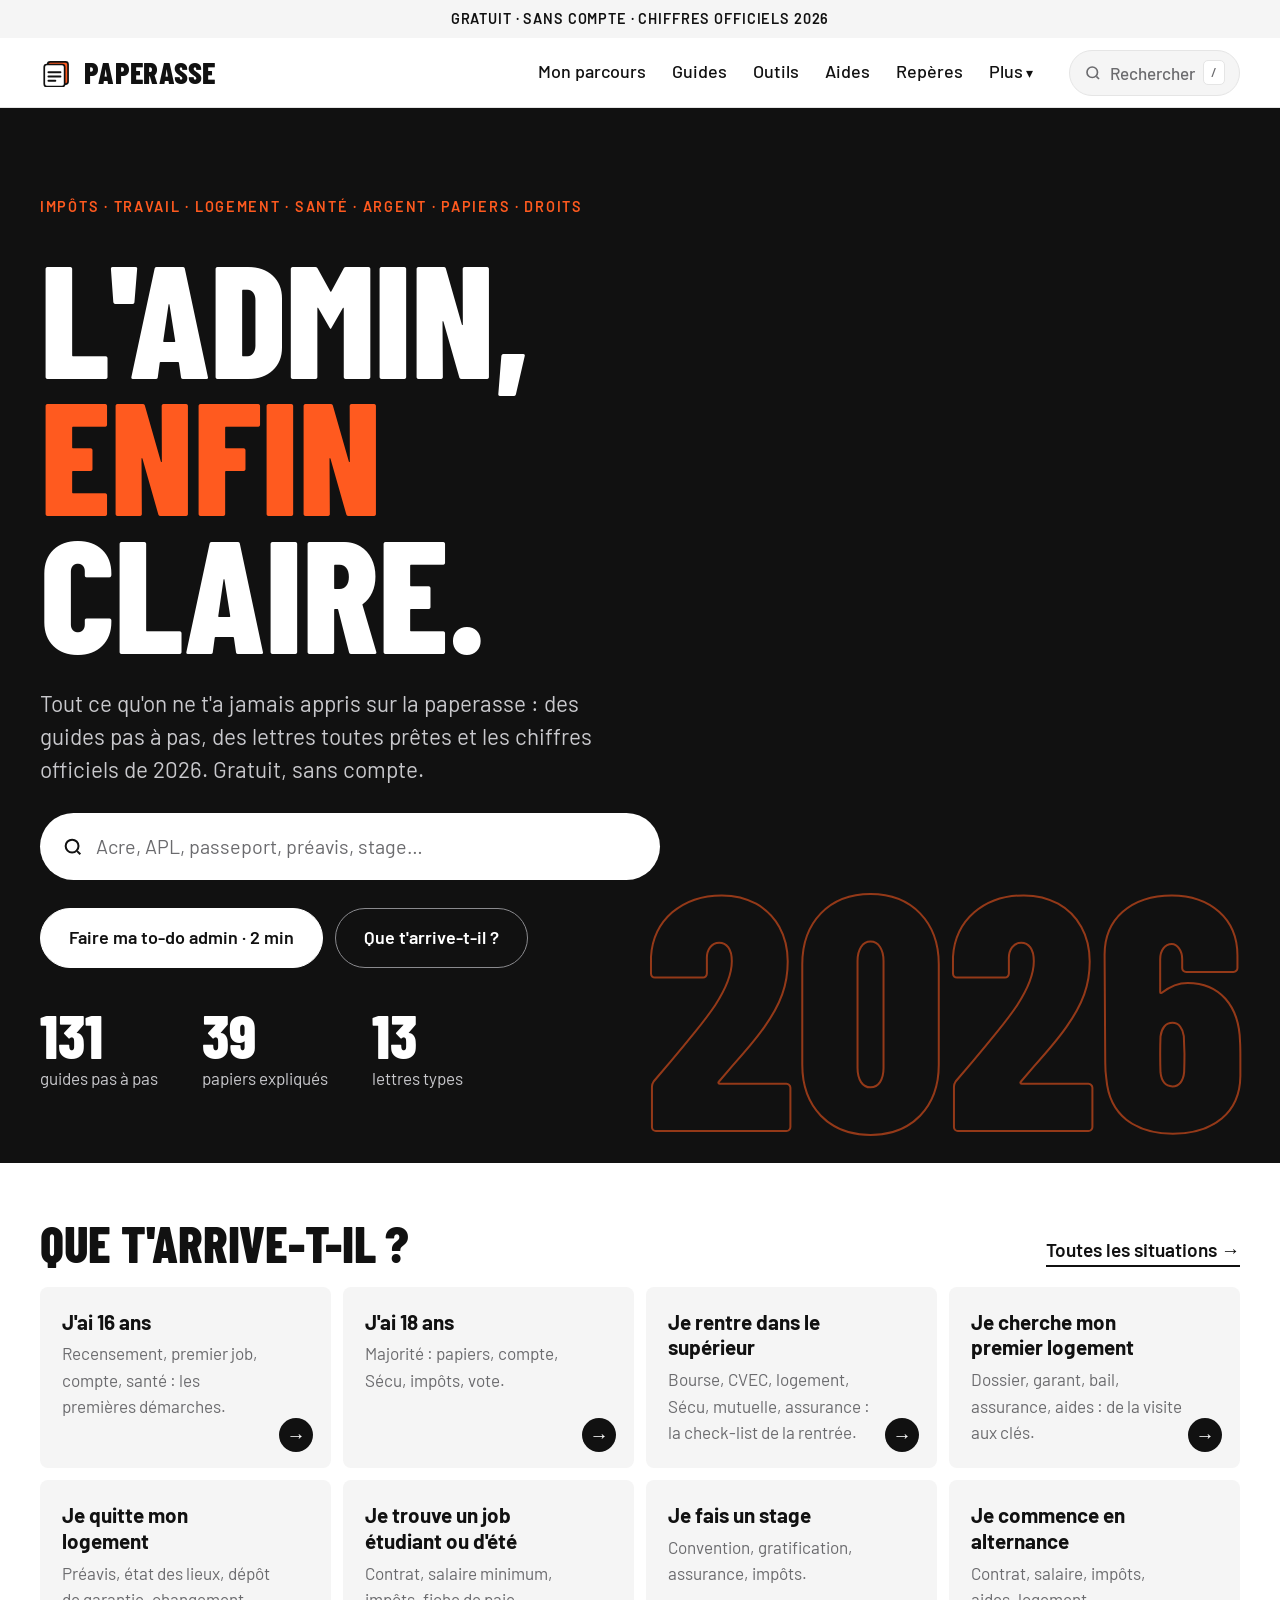
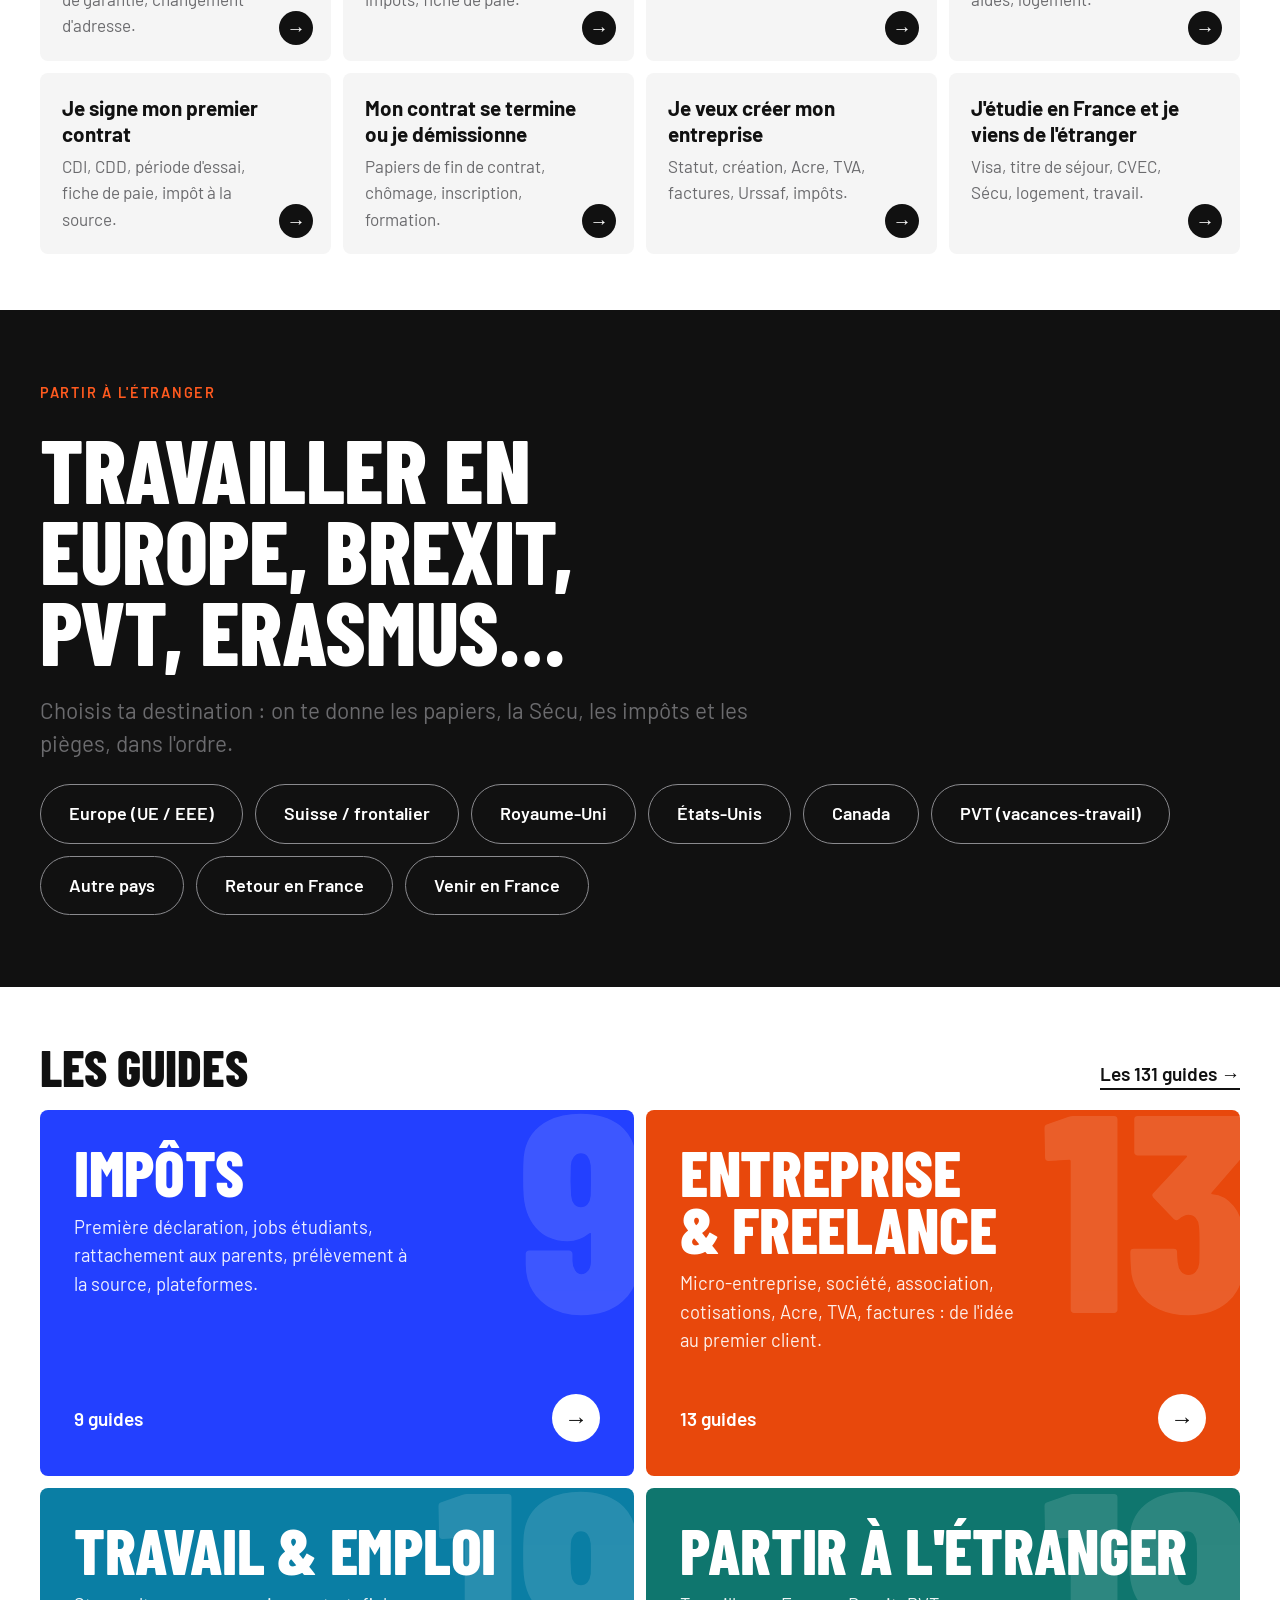
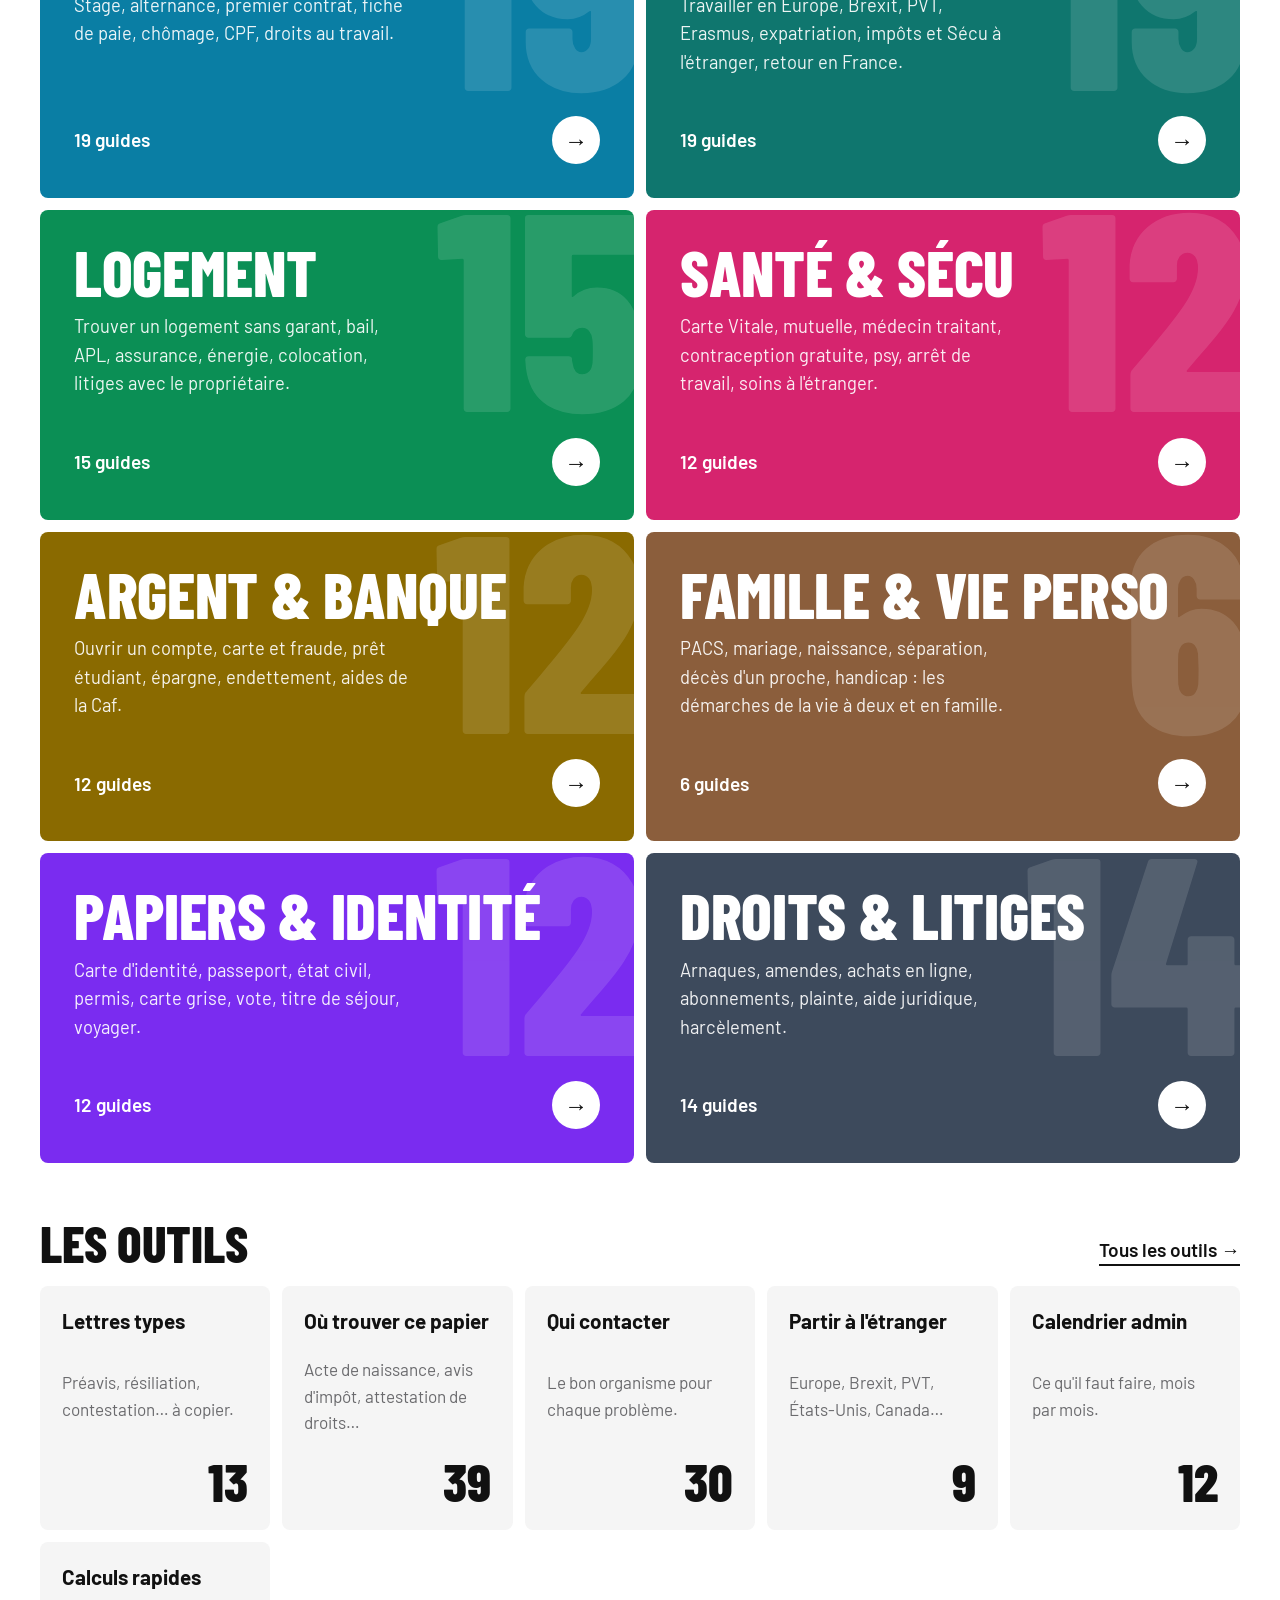
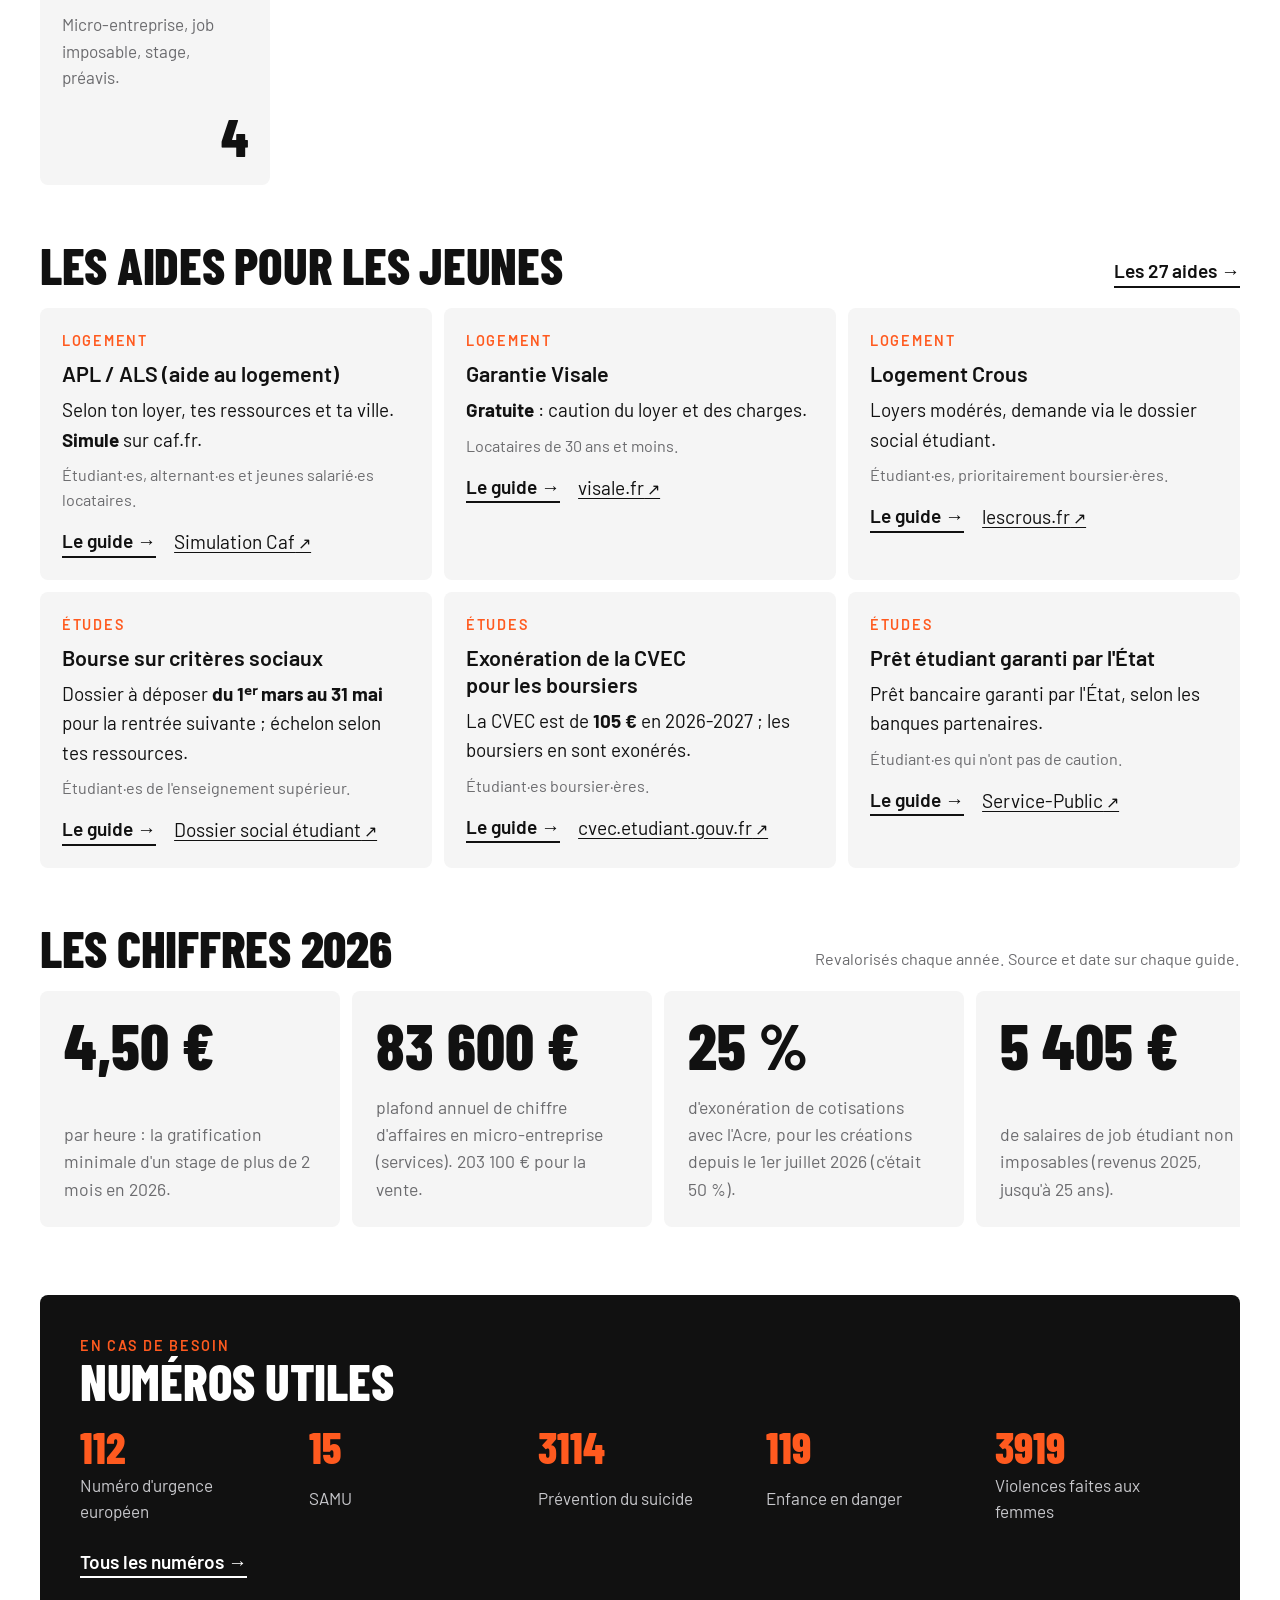
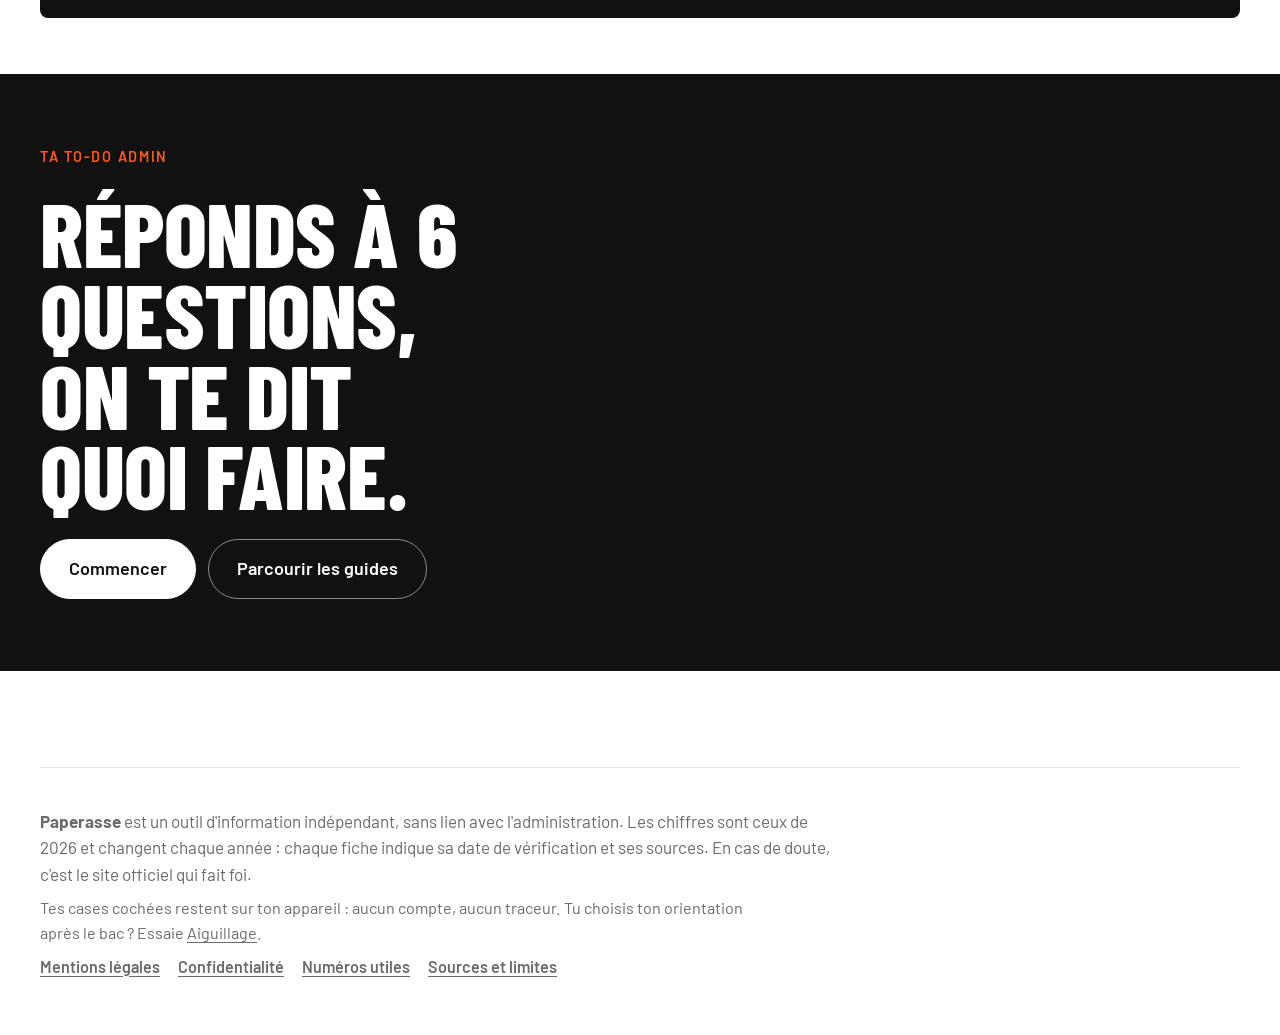
<file: index.html>
<!doctype html>
<html lang="fr">
<head>
<meta charset="utf-8">
<meta name="viewport" content="width=device-width, initial-scale=1, viewport-fit=cover">
<title>Paperasse</title>
<meta name="description" content="Paperasse explique l'administration française aux jeunes : impôts, travail, logement, santé, argent, papiers d'identité, droits et litiges. Plus de 130 guides pas à pas, une to-do personnalisée, des lettres types. Gratuit, sans compte, vérifié sur les sources officielles.">
<meta name="theme-color" content="#131A33">
<link rel="stylesheet" href="css/fonts.css">
<link rel="stylesheet" href="css/style.css">
<link rel="manifest" href="manifest.webmanifest">
<link rel="icon" href="icones/icone.svg" type="image/svg+xml">
<link rel="apple-touch-icon" href="icones/apple-touch-icon.png">
</head>
<body>
<!-- APP:DEBUT -->
<a class="evitement" href="#app">Aller au contenu</a>
<div class="annonce">Gratuit · Sans compte · Chiffres officiels 2026</div>
<header class="entete">
  <div class="entete-in">
    <a class="logo" href="#accueil" aria-label="Paperasse, accueil">
      <svg viewBox="0 0 40 32" aria-hidden="true"><rect x="9" y="3" width="24" height="26" rx="3" class="lg-c"/><rect x="5" y="6" width="24" height="26" rx="3" class="lg-b"/><path d="M10 15h14M10 20h14M10 25h8" class="lg-l"/></svg>
      <span>Paperasse</span>
    </a>
    <nav class="nav-haut" aria-label="Navigation principale">
      <a href="#todo" data-nav="parcours">Mon parcours</a>
      <a href="#guides" data-nav="guides">Guides</a>
      <a href="#outils" data-nav="outils">Outils</a>
      <a href="#aides" data-nav="aides">Aides</a>
      <a href="#glossaire" data-nav="reperes">Repères</a>
      <button type="button" class="nav-plus" data-ouvre-plus aria-expanded="false" aria-controls="plus">Plus</button>
    </nav>
    <button type="button" class="btn-rech" data-ouvre-rech aria-label="Rechercher sur le site (touche /)"><svg viewBox="0 0 24 24" aria-hidden="true"><circle cx="11" cy="11" r="7"/><path d="m20 20-3.5-3.5"/></svg><span>Rechercher</span><kbd>/</kbd></button>
  </div>
</header>

<div class="plus" id="plus" hidden>
  <nav aria-label="Autres pages">
    <a href="#numeros"><strong>Numéros utiles</strong><span>Urgences, santé, violences, arnaques</span></a>
    <a href="#suivi"><strong>Mes démarches</strong><span>Ce que tu as déjà fait, et ce qui reste</span></a>
    <a href="#a-propos"><strong>Sources et limites</strong><span>D'où viennent les informations</span></a>
    <a href="#mentions"><strong>Mentions légales</strong><span>Éditeur, hébergeur, licences</span></a>
    <a href="#confidentialite"><strong>Confidentialité</strong><span>Ce que le site garde</span></a>
  </nav>
  <div class="reglages" aria-label="Affichage">
    <p class="surtitre">Affichage</p>
    <div class="reg-ligne" role="group" aria-label="Thème">
      <button type="button" data-reglage="theme:system">Auto</button>
      <button type="button" data-reglage="theme:light">Clair</button>
      <button type="button" data-reglage="theme:dark">Sombre</button>
    </div>
    <div class="reg-ligne" role="group" aria-label="Taille du texte">
      <button type="button" data-reglage="taille:0">A</button>
      <button type="button" data-reglage="taille:1" class="t2">A+</button>
      <button type="button" data-reglage="taille:2" class="t3">A++</button>
    </div>
  </div>
</div>

<div id="sous-nav" class="sous-nav-zone"></div>
<main id="app" class="app" tabindex="-1"></main>

<footer class="pied">
  <p><strong>Paperasse</strong> est un outil d'information indépendant, sans lien avec l'administration. Les chiffres sont ceux de 2026 et changent chaque année : chaque fiche indique sa date de vérification et ses sources. En cas de doute, c'est le site officiel qui fait foi.</p>
  <p class="petit">Tes cases cochées restent sur ton appareil : aucun compte, aucun traceur. Tu choisis ton orientation après le bac ? Essaie <a href="https://julomasu.github.io/aiguillage/" target="_blank" rel="noopener">Aiguillage</a>.</p>
  <p class="petit pied-liens"><a href="#mentions">Mentions légales</a><a href="#confidentialite">Confidentialité</a><a href="#numeros">Numéros utiles</a><a href="#a-propos">Sources et limites</a></p>
</footer>

<nav class="onglets" aria-label="Navigation rapide">
  <a href="#accueil" data-nav="accueil"><svg viewBox="0 0 24 24" aria-hidden="true"><path d="M4 11 12 4l8 7v9h-5v-6H9v6H4z"/></svg>Accueil</a>
  <a href="#todo" data-nav="parcours"><svg viewBox="0 0 24 24" aria-hidden="true"><path d="M5 12l4 4 10-10"/><path d="M5 20h14"/></svg>Parcours</a>
  <a href="#guides" data-nav="guides"><svg viewBox="0 0 24 24" aria-hidden="true"><path d="M6 3h12v18l-3-2-3 2-3-2-3 2z"/><path d="M9 8h6M9 12h6"/></svg>Guides</a>
  <a href="#outils" data-nav="outils"><svg viewBox="0 0 24 24" aria-hidden="true"><rect x="4" y="4" width="16" height="16" rx="2"/><path d="M8 9h8M8 13h3M14 13h2M8 17h3M14 17h2"/></svg>Outils</a>
  <a href="#aides" data-nav="aides"><svg viewBox="0 0 24 24" aria-hidden="true"><circle cx="12" cy="12" r="8"/><path d="M14.5 9.5c-.6-.8-1.5-1.2-2.5-1.2-1.4 0-2.5.8-2.5 2 0 3 5 1.4 5 4 0 1.2-1.2 2-2.5 2-1 0-2-.4-2.6-1.2M12 6.5v1.8M12 15.7v1.8"/></svg>Aides</a>
  <button type="button" data-ouvre-plus aria-expanded="false" aria-controls="plus"><svg viewBox="0 0 24 24" aria-hidden="true"><circle cx="6" cy="12" r="1.6"/><circle cx="12" cy="12" r="1.6"/><circle cx="18" cy="12" r="1.6"/></svg>Plus</button>
</nav>

<div class="toasts" id="toasts" aria-live="polite"></div>
<!-- APP:FIN -->

<script>window.P = {};</script>
<script src="js/data/guides-impots.js"></script>
<script src="js/data/guides-entreprise.js"></script>
<script src="js/data/guides-travail.js"></script>
<script src="js/data/guides-logement.js"></script>
<script src="js/data/guides-sante.js"></script>
<script src="js/data/guides-argent.js"></script>
<script src="js/data/guides-papiers.js"></script>
<script src="js/data/guides-droits.js"></script>
<script src="js/data/guides-complements.js"></script>
<script src="js/data/guides-etranger.js"></script>
<script src="js/data/guides-famille.js"></script>
<script src="js/data/guides-plus.js"></script>
<script src="js/data/meta-guides.js"></script>
<script src="js/data/glossaire.js"></script>
<script src="js/data/glossaire-plus.js"></script>
<script src="js/data/evenements.js"></script>
<script src="js/data/documents.js"></script>
<script src="js/data/contacts.js"></script>
<script src="js/data/lettres.js"></script>
<script src="js/data/aides.js"></script>
<script src="js/data/calendrier.js"></script>
<script src="js/data/vraifaux.js"></script>
<script src="js/data/numeros.js"></script>
<script src="js/data/destinations.js"></script>
<script src="js/data/ajouts.js"></script>
<script src="js/data/todo.js"></script>
<script src="js/app.js"></script>
<script src="js/audience.js"></script>
<script src="js/pages.js"></script>
<script src="js/pages-parcours.js"></script>
<script src="js/outils.js"></script>
<script src="js/pages-ressources.js"></script>
<script src="js/pages-legal.js"></script>
<script>P.demarrer();</script>
</body>
</html>
</file>
<file: css/fonts.css>
/* Polices hébergées avec le site (aucune requête vers Google). Barlow et Barlow Condensed : licence SIL Open Font License 1.1, sous-ensemble latin. */
@font-face { font-family: "Barlow"; font-style: normal; font-weight: 400; font-display: swap; src: url("../fonts/barlow-latin-400-normal.woff2") format("woff2"); unicode-range: U+0000-00FF, U+0131, U+0152-0153, U+02BB-02BC, U+02C6, U+02DA, U+02DC, U+2000-206F, U+2074, U+20AC, U+2122, U+2191, U+2193, U+2212, U+2215, U+FEFF, U+FFFD; }
@font-face { font-family: "Barlow"; font-style: normal; font-weight: 500; font-display: swap; src: url("../fonts/barlow-latin-500-normal.woff2") format("woff2"); unicode-range: U+0000-00FF, U+0131, U+0152-0153, U+02BB-02BC, U+02C6, U+02DA, U+02DC, U+2000-206F, U+2074, U+20AC, U+2122, U+2191, U+2193, U+2212, U+2215, U+FEFF, U+FFFD; }
@font-face { font-family: "Barlow"; font-style: normal; font-weight: 600; font-display: swap; src: url("../fonts/barlow-latin-600-normal.woff2") format("woff2"); unicode-range: U+0000-00FF, U+0131, U+0152-0153, U+02BB-02BC, U+02C6, U+02DA, U+02DC, U+2000-206F, U+2074, U+20AC, U+2122, U+2191, U+2193, U+2212, U+2215, U+FEFF, U+FFFD; }
@font-face { font-family: "Barlow"; font-style: normal; font-weight: 700; font-display: swap; src: url("../fonts/barlow-latin-700-normal.woff2") format("woff2"); unicode-range: U+0000-00FF, U+0131, U+0152-0153, U+02BB-02BC, U+02C6, U+02DA, U+02DC, U+2000-206F, U+2074, U+20AC, U+2122, U+2191, U+2193, U+2212, U+2215, U+FEFF, U+FFFD; }
@font-face { font-family: "Barlow Condensed"; font-style: normal; font-weight: 700; font-display: swap; src: url("../fonts/barlow-condensed-latin-700-normal.woff2") format("woff2"); unicode-range: U+0000-00FF, U+0131, U+0152-0153, U+02BB-02BC, U+02C6, U+02DA, U+02DC, U+2000-206F, U+2074, U+20AC, U+2122, U+2191, U+2193, U+2212, U+2215, U+FEFF, U+FFFD; }
@font-face { font-family: "Barlow Condensed"; font-style: normal; font-weight: 800; font-display: swap; src: url("../fonts/barlow-condensed-latin-800-normal.woff2") format("woff2"); unicode-range: U+0000-00FF, U+0131, U+0152-0153, U+02BB-02BC, U+02C6, U+02DA, U+02DC, U+2000-206F, U+2074, U+20AC, U+2122, U+2191, U+2193, U+2212, U+2215, U+FEFF, U+FFFD; }
</file>
<file: css/style.css>
/* Paperasse. Parti pris : affiche sportive.
   Grands titres condensés en capitales, aplats de couleur pleine, noir et blanc, boutons en pilule, aucun ornement.
   Mise en page : sections pleine largeur (.plein) contenant un cadre centré (.cadre) ; les autres blocs du #app se centrent seuls. */
:root {
  --bg: #FFFFFF;
  --bg-2: #F5F5F5;
  --bg-3: #E5E5E5;
  --ink: #111111;
  --muted: #6B6B6E;
  --rule: #E5E5E5;
  --btn: #111111;
  --btn-ink: #FFFFFF;
  --hero-bg: #111111;
  --on-color: #FFFFFF;
  --accent: #FF5A1F;
  --accent-ink: #111111;
  --focus: #2340FF;
  --ok: #0B8F55;
  --warn: #B45309;
  --bad: #C2372C;
  --t-impots: #2340FF;
  --t-entreprise: #E8480C;
  --t-logement: #0B8F55;
  --t-papiers: #7A2CF0;
  --t-travail: #0A7EA4;
  --t-sante: #D6246E;
  --t-argent: #8A6A00;
  --t-droits: #3D4A5C;
  --t-etranger: #0F766E;
  --t-famille: #8B5E3C;
  --f-titre: "Barlow Condensed", "Arial Narrow", "Helvetica Neue", Arial, sans-serif;
  --f-texte: "Barlow", "Helvetica Neue", Helvetica, Arial, sans-serif;
  --zoom: 1;
  --r: 8px;
  --max: 1200px;
  --gl: max(16px, env(safe-area-inset-left, 0px));
  --gr: max(16px, env(safe-area-inset-right, 0px));
}
@media (prefers-color-scheme: dark) {
  :root:not([data-theme="light"]) {
    --bg: #0B0B0B; --bg-2: #1A1A1A; --bg-3: #2B2B2B; --ink: #F5F5F5; --muted: #A1A1A5; --rule: #2B2B2B;
    --btn: #F5F5F5; --btn-ink: #111111; --hero-bg: #1A1A1A; --focus: #8FA3FF; --accent: #FF7A45;
    --ok: #3DD68C; --warn: #F2A93B; --bad: #F2685C;
    color-scheme: dark;
  }
}
:root[data-theme="dark"] {
  --bg: #0B0B0B; --bg-2: #1A1A1A; --bg-3: #2B2B2B; --ink: #F5F5F5; --muted: #A1A1A5; --rule: #2B2B2B;
  --btn: #F5F5F5; --btn-ink: #111111; --hero-bg: #1A1A1A; --focus: #8FA3FF; --accent: #FF7A45;
  --ok: #3DD68C; --warn: #F2A93B; --bad: #F2685C;
  color-scheme: dark;
}

/* ——— Base */
html { font-size: calc(16px * var(--zoom)); -webkit-text-size-adjust: 100%; scroll-behavior: smooth; }
*, *::before, *::after { box-sizing: border-box; }
[hidden] { display: none !important; }
body {
  margin: 0; background: var(--bg); color: var(--ink);
  font-family: var(--f-texte); font-size: 1.0625rem; line-height: 1.55; font-weight: 400;
  padding-left: var(--gl); padding-right: var(--gr);
  -webkit-font-smoothing: antialiased;
}
body::before { content: ""; position: fixed; inset: 0 0 auto; height: env(safe-area-inset-top, 0px); z-index: 30; background: var(--bg); }
h1, h2, h3 { margin: 0; text-wrap: balance; }
h1, h2 { font-family: var(--f-titre); font-weight: 800; text-transform: uppercase; line-height: .92; letter-spacing: -.005em; }
h1 { font-size: clamp(2.8rem, 8vw, 5.6rem); }
h2 { font-size: clamp(1.9rem, 4vw, 2.9rem); }
h3 { font-family: var(--f-texte); font-weight: 600; font-size: 1.1rem; line-height: 1.25; }
p { margin: 0; }
a { color: inherit; text-underline-offset: 3px; }
button { font: inherit; color: inherit; cursor: pointer; }
:focus-visible { outline: 3px solid var(--focus); outline-offset: 2px; border-radius: 4px; }
[tabindex="-1"]:focus { outline: none; }
.sr { position: absolute; width: 1px; height: 1px; overflow: hidden; clip: rect(0 0 0 0); white-space: nowrap; }
.petit { font-size: .9rem; color: var(--muted); }
.surtitre { font-size: .8rem; font-weight: 600; letter-spacing: .12em; text-transform: uppercase; color: var(--muted); }
.chapo { font-size: 1.25rem; line-height: 1.45; color: var(--muted); max-width: 58ch; }
.evitement { position: absolute; left: -999px; top: 8px; background: var(--btn); color: var(--btn-ink); padding: 8px 14px; border-radius: 999px; z-index: 60; }
.evitement:focus { left: 16px; }

/* ——— Bandeau d'annonce et en-tête */
.annonce {
  margin-left: calc(-1 * var(--gl)); margin-right: calc(-1 * var(--gr)); padding: 8px var(--gr) 8px var(--gl);
  background: var(--bg-2); color: var(--ink); text-align: center; font-size: .8rem; font-weight: 600; letter-spacing: .06em; text-transform: uppercase;
}
.entete {
  position: sticky; top: env(safe-area-inset-top, 0px); z-index: 20;
  margin-left: calc(-1 * var(--gl)); margin-right: calc(-1 * var(--gr)); padding-left: var(--gl); padding-right: var(--gr);
  background: var(--bg); border-bottom: 1px solid var(--rule);
}
.entete-in { max-width: var(--max); margin: 0 auto; display: flex; align-items: center; gap: 16px; min-height: 64px; }
.logo { display: flex; align-items: center; gap: 10px; text-decoration: none; font-family: var(--f-titre); font-weight: 800; font-size: 1.7rem; letter-spacing: .01em; text-transform: uppercase; line-height: 1; }
.logo svg { width: 34px; height: 28px; }
.lg-c { fill: var(--accent); stroke: var(--ink); stroke-width: 2; }
.lg-b { fill: var(--bg); stroke: var(--ink); stroke-width: 2; }
.lg-l { fill: none; stroke: var(--ink); stroke-width: 2.4; stroke-linecap: round; }
.nav-haut { display: flex; gap: 2px; margin-left: auto; }
.nav-haut a, .nav-plus { white-space: nowrap; text-decoration: none; padding: 20px 12px 18px; font-weight: 500; font-size: 1rem; background: none; border: 0; border-bottom: 3px solid transparent; }
.nav-haut a:hover, .nav-plus:hover { border-bottom-color: var(--rule); }
.nav-haut a.actif { border-bottom-color: var(--ink); font-weight: 600; }
.nav-plus::after { content: " ▾"; font-size: .8em; }

.plus {
  position: fixed; z-index: 40; right: var(--gr); top: calc(112px + env(safe-area-inset-top, 0px));
  width: min(340px, calc(100vw - 32px)); max-height: calc(100vh - 160px); overflow: auto;
  background: var(--bg); border: 1px solid var(--rule); border-radius: var(--r); box-shadow: 0 12px 40px rgb(0 0 0 / .18);
  padding: 8px; display: grid; gap: 8px;
}
.plus nav { display: grid; }
.plus nav a { display: grid; padding: 12px; border-radius: 6px; text-decoration: none; }
.plus nav a span { font-size: .9rem; color: var(--muted); }
.plus nav a:hover, .plus nav a.actif { background: var(--bg-2); }
.reglages { border-top: 1px solid var(--rule); padding: 12px 12px 6px; display: grid; gap: 8px; }
.reg-ligne { display: flex; gap: 6px; flex-wrap: wrap; }
.reg-ligne button { flex: 1; padding: 9px 10px; border-radius: 999px; border: 1px solid var(--bg-3); background: var(--bg); font-weight: 600; font-size: .92rem; }
.reg-ligne button[aria-pressed="true"] { background: var(--btn); color: var(--btn-ink); border-color: var(--btn); }
.reg-ligne .t2 { font-size: 1.02rem; } .reg-ligne .t3 { font-size: 1.14rem; }
.onglets { display: none; }

/* ——— Conteneur : chaque bloc se centre seul, les sections .plein vont d'un bord à l'autre */
.app { display: grid; gap: 56px; padding-bottom: 96px; min-height: 60vh; align-content: start; }
.app > * { width: 100%; max-width: var(--max); margin-inline: auto; min-width: 0; }
.app > :first-child:not(.plein) { margin-top: 40px; }
.app > .plein { max-width: none; margin-left: calc(-1 * var(--gl)); margin-right: calc(-1 * var(--gr)); width: auto; padding-left: var(--gl); padding-right: var(--gr); }
.cadre { max-width: var(--max); margin: 0 auto; }
.app.entree > * { animation: monte .4s ease both; }
.app.entree > *:nth-child(2) { animation-delay: .05s; }
.app.entree > *:nth-child(3) { animation-delay: .1s; }
@keyframes monte { from { transform: translateY(10px); opacity: .001; } }
.pied { max-width: var(--max); margin: 0 auto; padding-block: 40px 56px; border-top: 1px solid var(--rule); display: grid; gap: 8px; color: var(--muted); font-size: .95rem; }
.pied p { max-width: 80ch; }

/* ——— Boutons et champs */
.actions { display: flex; flex-wrap: wrap; gap: 12px; align-items: center; }
.btn { display: inline-flex; align-items: center; justify-content: center; gap: 8px; padding: 15px 28px; border-radius: 999px; font-weight: 600; font-size: 1rem; text-decoration: none; border: 1px solid var(--btn); background: var(--btn); color: var(--btn-ink); transition: opacity .15s, background .15s; }
.btn:hover { opacity: .78; }
.btn-ligne { background: transparent; color: var(--ink); border-color: var(--muted); }
.btn-ligne:hover { opacity: 1; border-color: var(--ink); }
.btn-signal { background: var(--accent); color: var(--accent-ink); border-color: var(--accent); }
.lien-fleche { font-weight: 600; text-decoration: none; border-bottom: 2px solid var(--ink); }
.lien-fleche::after { content: " →"; }
.lien-fleche:hover { border-bottom-color: var(--accent); }
.lien-ext::after { content: " ↗"; font-size: .85em; }
label { font-weight: 600; font-size: .95rem; display: block; margin-bottom: 6px; }
input[type="number"], input[type="search"], input[type="text"], select {
  width: 100%; padding: 14px 16px; border-radius: 6px; border: 1px solid var(--muted); background: var(--bg); color: var(--ink); font: inherit;
}
input[type="number"] { font-variant-numeric: tabular-nums; }
.champ { display: grid; gap: 2px; }

/* ——— Accueil : affiche d'ouverture */
.hero { background: var(--hero-bg); color: #fff; padding-block: clamp(40px, 7vw, 88px) clamp(40px, 6vw, 72px); }
.hero .cadre { display: grid; gap: 28px; position: relative; }
.hero .cadre::after { content: "2026"; position: absolute; right: -.02em; bottom: -.12em; font-family: var(--f-titre); font-weight: 800; font-size: clamp(8rem, 26vw, 24rem); line-height: .8; color: transparent; -webkit-text-stroke: 2px var(--accent); opacity: .55; pointer-events: none; }
.hero .cadre > * { position: relative; z-index: 1; }
.hero .cadre::after { z-index: 0; }
.hero .surtitre { color: var(--accent); }
.hero h1 { font-size: clamp(3.4rem, 12.5vw, 10.5rem); line-height: .86; max-width: 11ch; }
.hero h1 em { font-style: normal; color: var(--accent); }
.hero .chapo { color: #C8C8CC; max-width: 46ch; }
.recherche { position: relative; max-width: 620px; }
.recherche input { background: #fff; color: #111; border: 0; border-radius: 999px; padding: 18px 24px 18px 56px; font-size: 1.1rem; }
.recherche input::placeholder { color: #6B6B6E; }
.recherche svg { position: absolute; left: 22px; top: 50%; translate: 0 -50%; width: 22px; height: 22px; fill: none; stroke: #111; stroke-width: 2.2; }
.resultats { display: grid; gap: 12px; max-width: 880px; }
.resultats:empty { display: none; }
.resultats .guide-carte { background: #fff; color: #111; }
.resultats .petit { color: #C8C8CC; }
.resultats .vide { color: #C8C8CC; }
.sit-bandeau { background: var(--bg-2); padding-block: 28px; }
.sit-bandeau .cadre { display: grid; gap: 16px; }
.sit-bandeau h2 { font-size: clamp(1.6rem, 3vw, 2.2rem); }
.chips { display: flex; flex-wrap: wrap; gap: 10px; }
.chip { padding: 12px 20px; border-radius: 999px; border: 1px solid var(--muted); background: var(--bg); font-weight: 600; font-size: 1rem; }
.chip:hover { border-color: var(--ink); }
.chip[aria-pressed="true"] { background: var(--btn); color: var(--btn-ink); border-color: var(--btn); }
.parcours-sit { display: grid; gap: 4px; background: var(--bg); border-radius: var(--r); padding: 22px 24px; }
.parcours-sit ol { margin: 0; padding: 0; list-style: none; display: grid; gap: 14px; counter-reset: s; }
.parcours-sit li { counter-increment: s; display: grid; grid-template-columns: 44px 1fr; gap: 14px; align-items: start; }
.parcours-sit li::before { content: counter(s, decimal-leading-zero); font-family: var(--f-titre); font-weight: 800; font-size: 2rem; line-height: 1; color: var(--accent); }
.parcours-sit a { text-decoration: none; font-weight: 600; font-size: 1.1rem; }
.parcours-sit a:hover { text-decoration: underline; }
.titre-section { display: flex; align-items: end; justify-content: space-between; gap: 16px; margin-bottom: 20px; flex-wrap: wrap; }

/* ——— Tuiles de thème : grands aplats */
.tuiles { display: grid; grid-template-columns: repeat(2, 1fr); gap: 12px; }
.tuile { position: relative; display: grid; align-content: space-between; gap: 40px; min-height: clamp(240px, 32vw, 360px); padding: clamp(22px, 3vw, 34px); background: var(--c); color: var(--on-color); text-decoration: none; border-radius: var(--r); overflow: hidden; }
.tuile h2 { font-size: clamp(2.6rem, 6vw, 4.6rem); line-height: .88; }
.tuile p { margin-top: 12px; max-width: 34ch; font-size: 1.02rem; opacity: .92; }
.tuile .bas { display: flex; align-items: center; justify-content: space-between; gap: 12px; font-weight: 600; }
.tuile .fleche { display: grid; place-items: center; width: 48px; height: 48px; border-radius: 50%; background: #fff; color: #111; font-size: 1.3rem; transition: transform .2s; }
.tuile:hover .fleche { transform: translateX(6px); }
.tuile .fond-chiffre { position: absolute; right: -.04em; top: -.18em; font-family: var(--f-titre); font-weight: 800; font-size: clamp(9rem, 22vw, 17rem); line-height: 1; color: #fff; opacity: .12; pointer-events: none; }

/* ——— Rangée défilante : chiffres 2026 */
.defile { display: flex; gap: 12px; overflow-x: auto; scroll-snap-type: x proximity; padding-bottom: 12px; scrollbar-width: thin; }
.defile > * { flex: 0 0 min(300px, 78vw); scroll-snap-align: start; }
.chiffre-carte { display: grid; align-content: space-between; gap: 18px; min-height: 230px; padding: 24px; background: var(--bg-2); border-radius: var(--r); text-decoration: none; }
.chiffre-carte:hover { background: var(--bg-3); }
.chiffre-carte .chiffre { font-size: clamp(2.8rem, 5vw, 3.8rem); white-space: nowrap; }
.chiffre-carte p { color: var(--muted); font-size: .98rem; }
.chiffre { font-family: var(--f-titre); font-weight: 800; font-size: 2rem; line-height: .95; text-transform: uppercase; }

/* ——— Bandeau d'action */
.appel { background: var(--hero-bg); color: #fff; padding-block: clamp(40px, 6vw, 72px); }
.appel .cadre { display: grid; gap: 24px; justify-items: start; }
.appel .surtitre { color: var(--accent); }
.appel h2 { font-size: clamp(2.6rem, 7vw, 5.4rem); line-height: .9; max-width: 14ch; }
.appel .btn { background: #fff; color: #111; border-color: #fff; }
.appel .btn-ligne { background: transparent; color: #fff; border-color: #8A8A8E; }

/* ——— Listes de guides */
.liste-guides { display: grid; gap: 12px; grid-template-columns: repeat(auto-fill, minmax(300px, 1fr)); }
.guide-carte { display: grid; gap: 8px; align-content: start; text-decoration: none; background: var(--bg-2); border-radius: var(--r); padding: 22px; transition: background .15s; }
.guide-carte:hover { background: var(--bg-3); }
.guide-carte .surtitre { color: var(--c); }
.guide-carte h3 { font-size: 1.25rem; }
.guide-carte p { color: var(--muted); font-size: .98rem; }
.meta { display: flex; flex-wrap: wrap; gap: 6px 14px; font-size: .85rem; color: var(--muted); font-weight: 600; }
.avancee { height: 4px; border-radius: 99px; background: var(--bg-3); overflow: hidden; }
.avancee i { display: block; height: 100%; background: var(--ink); border-radius: 99px; }
.tete-theme { display: grid; gap: 14px; padding-bottom: 8px; }
.tete-theme .surtitre { color: var(--c); }
.tete-theme h1 { color: var(--ink); }
.barre-theme { height: 10px; width: 120px; background: var(--c); border-radius: 99px; }

/* ——— Fiche guide */
.guide { display: grid; grid-template-columns: minmax(0, 1fr) 320px; gap: clamp(28px, 5vw, 64px); align-items: start; }
.guide-corps { display: grid; gap: 40px; min-width: 0; }
.guide-tete { display: grid; gap: 18px; }
.guide-tete .barre-theme { margin-bottom: 4px; }
.fil { font-size: .9rem; color: var(--muted); font-weight: 600; letter-spacing: .06em; text-transform: uppercase; }
.fil a { text-decoration: none; color: var(--c); }
.fil a:hover { text-decoration: underline; }
.enbref { background: var(--hero-bg); color: #fff; border-radius: var(--r); padding: clamp(22px, 3vw, 34px); display: grid; gap: 16px; }
.enbref h2 { font-size: 1.7rem; color: var(--accent); }
.enbref ul { margin: 0; padding-left: 1.2em; display: grid; gap: 10px; font-size: 1.12rem; line-height: 1.45; }
.enbref li::marker { color: var(--accent); }
.enbref strong { color: #fff; }
.section-titre { margin-bottom: 18px; }
.etapes { display: grid; gap: 12px; margin: 0; padding: 0; list-style: none; counter-reset: e; }
.etape { counter-increment: e; display: grid; grid-template-columns: 36px 1fr; gap: 18px; background: var(--bg-2); border-radius: var(--r); padding: 24px; }
.etape.fait { opacity: .6; }
.etape.fait h3 { text-decoration: line-through; text-decoration-thickness: 1px; }
.coche { appearance: none; width: 32px; height: 32px; margin: 2px 0 0; border-radius: 50%; border: 2px solid var(--ink); background: var(--bg); display: grid; place-items: center; cursor: pointer; }
.coche:checked { background: var(--ink); border-color: var(--ink); }
.coche:checked::after { content: ""; width: 7px; height: 14px; border: solid var(--bg); border-width: 0 3px 3px 0; rotate: 45deg; translate: 0 -1px; }
.etape-corps { display: grid; gap: 8px; min-width: 0; }
.etape-corps h3::before { content: "Étape " counter(e, decimal-leading-zero); display: block; font-size: .78rem; font-weight: 600; letter-spacing: .12em; text-transform: uppercase; color: var(--muted); margin-bottom: 4px; }
.etape-corps h3 { font-size: 1.3rem; }
.etape-corps p + p { margin-top: 4px; }
.etape-corps ul { margin: 4px 0 0; padding-left: 1.1em; display: grid; gap: 4px; }
.pieges { border: 2px solid var(--accent); border-radius: var(--r); padding: clamp(20px, 3vw, 30px); display: grid; gap: 14px; }
.pieges h2 { font-size: 1.7rem; color: var(--accent); }
.pieges ul { margin: 0; padding-left: 1.2em; display: grid; gap: 8px; }
.lateral { position: sticky; top: 88px; display: grid; gap: 12px; }
.bloc { background: var(--bg-2); border-radius: var(--r); padding: 20px 22px; display: grid; gap: 10px; }
.bloc h2 { font-size: 1.5rem; }
.bloc h3 { text-transform: uppercase; letter-spacing: .08em; font-size: .8rem; color: var(--muted); }
.bloc ul { margin: 0; padding: 0; list-style: none; display: grid; gap: 8px; }
.bloc a { font-weight: 600; font-size: .98rem; }
.verif { font-size: .85rem; color: var(--muted); display: grid; gap: 6px; }
.verif ul { padding-left: 1.1em; list-style: disc; }
.progression { display: grid; gap: 8px; }
.glose { text-decoration: underline dotted; text-underline-offset: 3px; cursor: help; }

/* ——— Outils */
.outil { display: grid; grid-template-columns: minmax(0, 380px) minmax(0, 1fr); gap: clamp(20px, 4vw, 48px); align-items: start; }
.formulaire { display: grid; gap: 20px; background: var(--bg-2); border-radius: var(--r); padding: 24px; }
.resultat { display: grid; gap: 14px; }
.grand { background: var(--hero-bg); color: #fff; border-radius: var(--r); padding: clamp(22px, 3vw, 34px); display: grid; gap: 6px; }
.grand .petit { color: #C8C8CC; }
.grand .chiffre { font-size: clamp(3.6rem, 9vw, 6rem); color: var(--accent); }
.lignes { display: grid; background: var(--bg-2); border-radius: var(--r); overflow: hidden; }
.lignes > div { display: flex; justify-content: space-between; gap: 12px; padding: 14px 20px; border-bottom: 1px solid var(--bg-3); }
.lignes > div:last-child { border-bottom: 0; }
.lignes b { font-variant-numeric: tabular-nums; white-space: nowrap; }
.alerte { border-radius: var(--r); padding: 16px 20px; display: grid; gap: 2px; background: var(--bg-2); border-left: 6px solid var(--muted); }
.alerte.info { border-left-color: var(--focus); }
.alerte.ok { border-left-color: var(--ok); }
.alerte.warn { border-left-color: var(--warn); }
.alerte.bad { border-left-color: var(--bad); }
.jauge { height: 10px; border-radius: 99px; background: var(--bg-3); overflow: hidden; }
.jauge i { display: block; height: 100%; background: var(--ok); }
.jauge.haut i { background: var(--warn); }
.jauge.max i { background: var(--bad); }
.seg-ligne { display: flex; flex-wrap: wrap; gap: 8px; }
.seg { padding: 10px 18px; border-radius: 999px; border: 1px solid var(--muted); background: var(--bg); font-weight: 600; font-size: .98rem; }
.seg[aria-pressed="true"] { background: var(--btn); color: var(--btn-ink); border-color: var(--btn); }

/* ——— Glossaire */
.glossaire { display: grid; gap: 10px; grid-template-columns: repeat(auto-fill, minmax(320px, 1fr)); }
.terme { background: var(--bg-2); border-radius: var(--r); padding: 20px 22px; display: grid; gap: 6px; scroll-margin-top: 90px; align-content: start; }
.terme:target { outline: 3px solid var(--accent); }
.terme dt { font-weight: 700; font-size: 1.1rem; }
.terme dd { margin: 0; color: var(--muted); }
.vide { color: var(--muted); padding: 12px 0; }
.toasts { position: fixed; left: 50%; translate: -50% 0; bottom: 84px; z-index: 60; display: grid; gap: 8px; pointer-events: none; }
.toast { background: var(--btn); color: var(--btn-ink); padding: 12px 20px; border-radius: 999px; font-weight: 600; box-shadow: 0 8px 24px rgb(0 0 0 / .25); }

@media (max-width: 860px) {
  .guide { grid-template-columns: 1fr; }
  .lateral { position: static; }
  .outil { grid-template-columns: 1fr; }
  .tuiles { grid-template-columns: 1fr; }
}
@media (max-width: 760px) {
  .nav-haut { display: none; }
  .entete-in { justify-content: space-between; min-height: 56px; }
  .app { gap: 44px; padding-bottom: 110px; }
  .onglets {
    display: grid; grid-template-columns: repeat(6, 1fr); position: fixed; z-index: 25; left: 0; right: 0; bottom: 0;
    background: var(--bg); border-top: 1px solid var(--rule);
    padding: 6px max(4px, env(safe-area-inset-right, 0px)) calc(6px + env(safe-area-inset-bottom, 0px)) max(4px, env(safe-area-inset-left, 0px));
  }
  .onglets a, .onglets button { display: grid; justify-items: center; gap: 2px; font-size: .7rem; font-weight: 600; text-decoration: none; background: none; border: 0; padding: 4px 0; color: var(--muted); }
  .onglets svg { width: 22px; height: 22px; fill: none; stroke: currentColor; stroke-width: 1.8; stroke-linecap: round; stroke-linejoin: round; }
  .onglets .actif { color: var(--ink); }
  .plus { top: auto; bottom: calc(76px + env(safe-area-inset-bottom, 0px)); right: 16px; }
  .toasts { bottom: 90px; }
  .etape { grid-template-columns: 1fr; gap: 12px; }
  .coche { order: -1; }
}
@media (prefers-reduced-motion: reduce) { * { animation: none !important; transition: none !important; scroll-behavior: auto !important; } }
@media print {
  .entete, .annonce, .onglets, .plus, .pied, .lateral .btn { display: none !important; }
  body { background: #fff; color: #000; }
  .enbref, .grand { background: #fff; color: #000; border: 1px solid #000; }
}

/* Pages légales */
.legal { display: grid; gap: 36px; max-width: 760px; }
.legal section { display: grid; gap: 12px; }
.legal h2 { font-size: clamp(1.5rem, 2.8vw, 2rem); }
.legal ul { margin: 0; padding-left: 1.2em; display: grid; gap: 8px; }
.legal p, .legal li { max-width: 70ch; }
.encart { background: var(--bg-2); border-radius: var(--r); padding: 20px 22px; display: grid; gap: 8px; }
.app > .legal { margin-left: max(0px, calc(50% - var(--max) / 2)); margin-right: auto; }
.alerte-config { display: block; border-left: 6px solid var(--warn); }
.pied-liens { display: flex; flex-wrap: wrap; gap: 6px 18px; }
.pied-liens a { font-weight: 600; }

/* ═══════════ Version 2 : sous-navigation, parcours, ressources ═══════════ */

/* ——— Sous-navigation de la rubrique active */
.sous-nav-zone { position: sticky; top: calc(var(--h-entete, 65px) + env(safe-area-inset-top, 0px)); z-index: 15; margin-left: calc(-1 * var(--gl)); margin-right: calc(-1 * var(--gr)); }
.sous-nav-zone:empty { display: none; }
.sous-nav {
  display: flex; align-items: center; gap: 14px; overflow-x: auto; scrollbar-width: none;
  background: var(--bg-2); border-bottom: 1px solid var(--rule);
  padding-inline: max(var(--gl), calc(var(--gl) + (100% - var(--gl) - var(--gr) - var(--max)) / 2));
}
.sous-nav::-webkit-scrollbar { display: none; }
.sn-pole { flex: none; font-family: var(--f-titre); font-weight: 800; text-transform: uppercase; font-size: 1.15rem; letter-spacing: .01em; padding-right: 6px; }
.sous-nav ul { display: flex; gap: 4px; margin: 0; padding: 0; list-style: none; }
.sous-nav li { flex: none; }
.sous-nav a { display: block; white-space: nowrap; text-decoration: none; font-weight: 500; font-size: .92rem; padding: 14px 9px 12px; border-bottom: 3px solid transparent; color: var(--muted); }
.sous-nav a:hover { color: var(--ink); }
.sous-nav a[aria-current="page"] { color: var(--ink); font-weight: 600; border-bottom-color: var(--ink); }

/* ——— Accueil : chiffres du bandeau, situations de vie, outils, urgences */
.hero-chiffres { display: flex; flex-wrap: wrap; gap: 14px 44px; padding-top: 8px; }
.hero-chiffres div { display: grid; }
.hero-chiffres strong { font-family: var(--f-titre); font-weight: 800; font-size: clamp(2.2rem, 5vw, 3.4rem); line-height: 1; color: #fff; }
.hero-chiffres span { color: #C8C8CC; font-size: .95rem; }
.vies { display: grid; grid-template-columns: repeat(auto-fill, minmax(250px, 1fr)); gap: 12px; }
.vies-grandes { grid-template-columns: repeat(auto-fill, minmax(300px, 1fr)); }
.vie-carte { position: relative; display: grid; align-content: start; gap: 6px; text-decoration: none; background: var(--bg-2); border-radius: var(--r); padding: 22px 56px 22px 22px; min-height: 120px; transition: background .15s; }
.vie-carte:hover { background: var(--bg-3); }
.vie-carte strong { font-size: 1.15rem; line-height: 1.25; }
.vie-carte span { color: var(--muted); font-size: .95rem; }
.vie-carte em { font-style: normal; font-size: .8rem; font-weight: 600; letter-spacing: .08em; text-transform: uppercase; color: var(--muted); }
.vie-carte i { position: absolute; right: 18px; bottom: 16px; width: 34px; height: 34px; border-radius: 50%; background: var(--btn); color: var(--btn-ink); display: grid; place-items: center; font-style: normal; transition: transform .2s; }
.vie-carte:hover i { transform: translateX(4px); }
.outils-ligne { display: grid; grid-template-columns: repeat(auto-fit, minmax(210px, 1fr)); gap: 12px; }
.outil-carte { position: relative; display: grid; align-content: space-between; gap: 18px; min-height: 190px; text-decoration: none; background: var(--bg-2); border-radius: var(--r); padding: 22px; transition: background .15s; }
.outil-carte:hover { background: var(--bg-3); }
.outil-carte strong { font-size: 1.15rem; line-height: 1.25; }
.outil-carte span { color: var(--muted); font-size: .95rem; display: block; margin-top: 4px; }
.outil-carte b { font-family: var(--f-titre); font-weight: 800; font-size: 3rem; line-height: 1; justify-self: end; color: var(--ink); }
.urgences { background: var(--hero-bg); color: #fff; border-radius: var(--r); padding: clamp(22px, 4vw, 40px); display: grid; gap: 22px; }
.urgences .surtitre { color: var(--accent); }
.urgences h2 { font-size: clamp(2rem, 4vw, 3rem); }
.urgences ul { margin: 0; padding: 0; list-style: none; display: grid; grid-template-columns: repeat(auto-fit, minmax(190px, 1fr)); gap: 14px 24px; }
.urgences li { display: grid; gap: 2px; }
.urgences b { font-family: var(--f-titre); font-weight: 800; font-size: 2.4rem; line-height: 1; color: var(--accent); }
.urgences li span { color: #C8C8CC; font-size: .95rem; }
.urgences .lien-fleche { color: #fff; border-bottom-color: #fff; justify-self: start; }

/* ——— Résultats de recherche (sur fond sombre) */
.res-liste { display: grid; gap: 8px; }
.res-ligne { display: flex; align-items: baseline; gap: 14px; background: #fff; color: #111; padding: 14px 18px; border-radius: var(--r); text-decoration: none; }
.res-ligne:hover { background: #F0F0F0; }
.res-type { flex: none; min-width: 78px; text-align: center; font-size: .72rem; font-weight: 700; letter-spacing: .1em; text-transform: uppercase; background: #111; color: #fff; padding: 4px 10px; border-radius: 99px; }
.resultats .res-ligne .petit { color: #6B6B6E; }
.resultats .vide { color: #C8C8CC; }

/* ——— Filtres, puces et listes groupées */
.filtres-g { display: grid; gap: 14px; }
.recherche-claire { max-width: 560px; }
.recherche-claire input { background: var(--bg-2); color: var(--ink); border: 1px solid var(--bg-3); }
.recherche-claire input::placeholder { color: var(--muted); }
.recherche-claire svg, .recherche-claire + svg { stroke: var(--ink); }
.chip-fin { padding: 8px 15px; font-size: .92rem; font-weight: 500; }
.chip-statique { pointer-events: none; cursor: default; border-color: var(--bg-3); background: var(--bg-2); color: var(--muted); }
.chips-pour { gap: 8px; }
.liste-groupes { display: grid; gap: 52px; }
.groupe-theme { display: grid; gap: 16px; }
.groupe-theme h2 { display: flex; align-items: center; gap: 12px; font-size: clamp(1.7rem, 3.4vw, 2.3rem); }
.groupe-theme h2 i { flex: none; width: 14px; height: 14px; border-radius: 50%; background: var(--c); }
.liste-simple { margin: 0 0 14px; padding: 0; list-style: none; display: grid; }
.liste-simple li { padding: 12px 0; border-bottom: 1px solid var(--rule); display: grid; gap: 2px; }
.chemin { margin: 0; padding: 0; list-style: none; display: grid; gap: 10px; counter-reset: ch; }
.chemin li { counter-increment: ch; display: grid; grid-template-columns: 56px 1fr; align-items: start; gap: 16px; background: var(--bg-2); border-radius: var(--r); padding: 20px 22px; border-left: 6px solid var(--c); }
.chemin li::before { content: counter(ch, decimal-leading-zero); font-family: var(--f-titre); font-weight: 800; font-size: 2.6rem; line-height: .9; color: var(--c); }
.chemin a { display: grid; gap: 4px; text-decoration: none; min-width: 0; }
.chemin a strong { font-size: 1.15rem; }
.chemin a:hover strong { text-decoration: underline; }
.chemin .surtitre { color: var(--muted); }

/* ——— To-do et questionnaire */
.test-q { display: grid; gap: 22px; max-width: 780px; }
.progres { display: flex; gap: 6px; }
.progres i { flex: 1; height: 6px; border-radius: 99px; background: var(--bg-3); }
.progres i.faite { background: var(--ink); }
.progres i.ici { background: var(--accent); }
.options { display: grid; grid-template-columns: repeat(auto-fit, minmax(260px, 1fr)); gap: 10px; }
.option { display: grid; gap: 4px; text-align: left; align-content: start; padding: 18px 20px; border-radius: var(--r); border: 2px solid var(--bg-3); background: var(--bg); transition: border-color .15s, background .15s; }
.option strong { font-size: 1.08rem; }
.option span { color: var(--muted); font-size: .92rem; }
.option:hover { border-color: var(--muted); }
.option[aria-pressed="true"] { background: var(--btn); border-color: var(--btn); color: var(--btn-ink); }
.option[aria-pressed="true"] span { color: inherit; opacity: .75; }
.todo-bilan { display: grid; gap: 14px; background: var(--bg-2); border-radius: var(--r); padding: 22px 24px; }
.todo-bilan .chiffre { font-size: 3rem; }
.todo-groupe { display: grid; gap: 8px; }
.todo-liste { margin: 0; padding: 0; list-style: none; display: grid; gap: 10px; }
.todo-item { display: grid; grid-template-columns: 36px 1fr; gap: 16px; background: var(--bg-2); border-radius: var(--r); padding: 18px 20px; border-left: 6px solid var(--c); }
.todo-item a { text-decoration: none; }
.todo-item a:hover { text-decoration: underline; }
.todo-item.fait { opacity: .55; }
.todo-item.fait strong { text-decoration: line-through; text-decoration-thickness: 1px; }

/* ——— Aides */
.aide-carte { display: grid; align-content: start; gap: 8px; background: var(--bg-2); border-radius: var(--r); padding: 22px; }
.aide-carte .surtitre { color: var(--accent); }
.aide-carte h3 { font-size: 1.2rem; }
.aide-montant { font-size: 1.05rem; }
.aide-actions { display: flex; flex-wrap: wrap; gap: 8px 18px; padding-top: 6px; align-items: center; }

/* ——— Papiers, organismes, calendrier, numéros */
.docs { display: grid; gap: 12px; }
.doc { display: grid; gap: 16px; background: var(--bg-2); border-radius: var(--r); padding: 22px; scroll-margin-top: 130px; }
.doc .surtitre { color: var(--accent); }
.doc h3 { font-size: 1.25rem; }
.doc-infos { margin: 0; display: grid; grid-template-columns: 2fr 1fr 1fr; gap: 14px; }
.doc-infos div { display: grid; gap: 2px; align-content: start; }
.doc-infos dt { font-size: .75rem; font-weight: 700; letter-spacing: .1em; text-transform: uppercase; color: var(--muted); }
.doc-infos dd { margin: 0; font-size: .95rem; }
.contacts { display: grid; grid-template-columns: repeat(auto-fill, minmax(300px, 1fr)); gap: 12px; }
.contact { display: grid; align-content: start; gap: 8px; background: var(--bg-2); border-radius: var(--r); padding: 22px; scroll-margin-top: 130px; }
.contact h3 { font-size: 1.15rem; }
.contact-canaux { display: flex; flex-wrap: wrap; gap: 6px 16px; padding-top: 4px; font-weight: 600; font-size: .95rem; }
.reponse-pb { display: grid; gap: 12px; margin-top: 16px; }
.reponse-pb:empty { display: none; }
.encart-france-services { background: var(--hero-bg); color: #fff; border-radius: var(--r); padding: clamp(22px, 4vw, 36px); display: grid; gap: 12px; }
.encart-france-services h2 { font-size: clamp(1.8rem, 3.4vw, 2.4rem); color: var(--accent); }
.encart-france-services p { max-width: 62ch; color: #E4E4E7; }
.encart-france-services a { color: #fff; }
.mois-grille { display: grid; grid-template-columns: repeat(auto-fill, minmax(290px, 1fr)); gap: 12px; }
.mois { background: var(--bg-2); border-radius: var(--r); padding: 22px; display: grid; gap: 12px; align-content: start; scroll-margin-top: 130px; }
.mois h2 { font-size: 2rem; display: flex; align-items: center; gap: 10px; flex-wrap: wrap; }
.mois.courant { outline: 3px solid var(--accent); }
.mois ul { margin: 0; padding: 0; list-style: none; display: grid; gap: 12px; }
.mois li { display: grid; gap: 2px; }
.mois li a { text-decoration: none; }
.mois li a:hover strong { text-decoration: underline; }
.badge { font-family: var(--f-texte); font-size: .72rem; font-weight: 700; letter-spacing: .08em; text-transform: uppercase; background: var(--accent); color: #111; padding: 4px 10px; border-radius: 99px; }
.numeros { margin: 0; padding: 0; list-style: none; display: grid; gap: 8px; }
.numeros li { display: grid; grid-template-columns: minmax(130px, 200px) 1fr; align-items: center; gap: 16px; background: var(--bg-2); border-radius: var(--r); padding: 16px 20px; }
.numeros b { font-family: var(--f-titre); font-weight: 800; font-size: 2rem; line-height: 1; color: var(--t-sante); white-space: nowrap; }
.numeros li > div { display: grid; gap: 2px; }

/* ——— Lettres types et vrai ou faux */
textarea { width: 100%; padding: 14px 16px; border-radius: 6px; border: 1px solid var(--muted); background: var(--bg); color: var(--ink); font: inherit; resize: vertical; }
.lettre-texte { font-size: .98rem; line-height: 1.5; min-height: 420px; }
.vf-liste { display: grid; gap: 12px; }
.vf { display: grid; gap: 14px; background: var(--bg-2); border-radius: var(--r); padding: 22px; }
.vf-q { font-size: 1.2rem; font-weight: 600; line-height: 1.35; }
.vf-btns { display: flex; gap: 10px; }
.vf-btns .btn { min-width: 120px; padding-block: 12px; }
.vf-btns .btn:disabled { opacity: .4; cursor: default; }
.vf-rep { border-left: 6px solid var(--muted); padding-left: 16px; display: grid; gap: 6px; }
.vf-rep.juste { border-left-color: var(--ok); }
.vf-rep.faux { border-left-color: var(--bad); }
.vf-bilan { font-weight: 600; }

/* ——— Un peu plus de souffle pour huit tuiles */
.tuile { min-height: clamp(200px, 26vw, 290px); }
.tuile h2 { font-size: clamp(2.3rem, 5vw, 3.8rem); }

/* ——— Thèmes : textes colorés lisibles en mode sombre */
@media (prefers-color-scheme: dark) {
  :root:not([data-theme="light"]) .guide-carte .surtitre, :root:not([data-theme="light"]) .tete-theme .surtitre, :root:not([data-theme="light"]) .fil a { color: color-mix(in srgb, var(--c) 45%, #fff); }
  :root:not([data-theme="light"]) .numeros b { color: #FF7FB0; }
}
:root[data-theme="dark"] .guide-carte .surtitre, :root[data-theme="dark"] .tete-theme .surtitre, :root[data-theme="dark"] .fil a { color: color-mix(in srgb, var(--c) 45%, #fff); }
:root[data-theme="dark"] .numeros b { color: #FF7FB0; }

@media (max-width: 860px) {
  .doc-infos { grid-template-columns: 1fr 1fr; }
  .doc-infos div:first-child { grid-column: 1 / -1; }
}
@media (max-width: 760px) {
  .numeros li { grid-template-columns: 1fr; gap: 4px; }
  .chemin li { grid-template-columns: 44px 1fr; padding: 16px; }
  .chemin li::before { font-size: 2rem; }
  .res-ligne { flex-direction: column; gap: 6px; }
  .res-type { min-width: 0; }
  .tuile { min-height: 180px; }
}
@media print {
  .sous-nav-zone { display: none !important; }
}

/* ——— Longs mots dans les titres (ex. « professionnalisation ») : jamais de débordement */
h1, h2, h3 { overflow-wrap: break-word; hyphens: manual; }
.guide-tete h1 { font-size: clamp(2.3rem, 7.4vw, 4.6rem); }
@media (max-width: 860px) { .guide { grid-template-columns: minmax(0, 1fr); } }
@media (max-width: 420px) { h1 { font-size: clamp(2.4rem, 11vw, 3.4rem); } .guide-tete h1 { font-size: clamp(2rem, 9.4vw, 2.7rem); } }

/* ——— Boutons sur fond sombre (affiche d'ouverture et bandeaux) */
.hero .btn, .urgences .btn { background: #fff; color: #111; border-color: #fff; }
.hero .btn-ligne, .urgences .btn-ligne { background: transparent; color: #fff; border-color: #8A8A8E; }
.hero .btn-ligne:hover { border-color: #fff; }

/* Champ de recherche clair sans loupe (guides, papiers, aides) */
.recherche-claire input { padding-left: 22px; }

/* ═══════════ Fluidité : recherche partout, reprise, étape suivante, départs à l'étranger ═══════════ */

/* ——— Bouton de recherche dans l'en-tête */
.btn-rech { display: inline-flex; align-items: center; gap: 8px; margin-left: 8px; padding: 9px 14px; border-radius: 999px; border: 1px solid var(--bg-3); background: var(--bg-2); color: var(--muted); font-size: .95rem; font-weight: 500; }
.btn-rech:hover { border-color: var(--ink); color: var(--ink); }
.btn-rech svg { width: 18px; height: 18px; fill: none; stroke: currentColor; stroke-width: 2.2; flex: none; }
.btn-rech kbd { font: inherit; font-size: .75rem; padding: 1px 7px; border-radius: 5px; border: 1px solid var(--bg-3); background: var(--bg); color: var(--muted); }

/* ——— Palette de recherche (plein écran, accessible depuis toutes les pages) */
body.palette-ouverte { overflow: hidden; }
.palette { position: fixed; inset: 0; z-index: 80; display: grid; align-items: start; justify-items: center; padding: max(16px, env(safe-area-inset-top, 0px)) 16px 16px; }
.palette[hidden] { display: none; }
.palette-fond { position: absolute; inset: 0; background: rgb(0 0 0 / .55); }
.palette-boite { position: relative; width: min(720px, 100%); max-height: calc(100vh - 48px); margin-top: clamp(0px, 8vh, 90px); background: var(--bg); color: var(--ink); border-radius: 14px; box-shadow: 0 24px 80px rgb(0 0 0 / .4); display: grid; grid-template-rows: auto 1fr; overflow: hidden; }
.palette-champ { position: relative; display: flex; align-items: center; gap: 12px; padding: 14px 16px; border-bottom: 1px solid var(--rule); }
.palette-champ svg { width: 22px; height: 22px; fill: none; stroke: var(--ink); stroke-width: 2.2; flex: none; }
.palette-champ input { flex: 1; min-width: 0; border: 0; background: transparent; color: var(--ink); font: inherit; font-size: 1.15rem; padding: 8px 0; outline: none; }
.palette-champ input::-webkit-search-cancel-button { display: none; }
.palette-x { flex: none; padding: 5px 10px; border-radius: 6px; border: 1px solid var(--bg-3); background: var(--bg-2); font-size: .78rem; color: var(--muted); }
.palette-res { overflow: auto; padding: 16px; display: grid; gap: 12px; align-content: start; }
.palette .res-ligne { background: var(--bg-2); color: var(--ink); }
.palette .res-ligne:hover, .palette .res-ligne:focus-visible { background: var(--bg-3); }
.palette .res-ligne .petit { color: var(--muted); }
.palette .res-type { background: var(--ink); color: var(--bg); }

/* ——— Reprendre / les plus demandés (accueil) */
.reprise { display: grid; gap: 14px; }
.reprise-liste { display: grid; grid-template-columns: repeat(auto-fill, minmax(260px, 1fr)); gap: 10px; }
.reprise-liste .guide-carte { padding: 18px 20px; }
.populaires { display: flex; flex-wrap: wrap; gap: 8px 10px; align-items: center; }
.populaires .surtitre { margin-right: 4px; }

/* ——— Guide : étape suivante, actions rapides */
.actions-rapides { display: flex; flex-wrap: wrap; gap: 8px; }
.btn-mini { padding: 9px 16px; font-size: .92rem; border-radius: 999px; border: 1px solid var(--muted); background: transparent; color: var(--ink); font-weight: 600; }
.btn-mini:hover { border-color: var(--ink); }
.btn-mini.plein-noir { background: var(--btn); color: var(--btn-ink); border-color: var(--btn); }
.etape.suivante { outline: 3px solid var(--c, var(--accent)); outline-offset: -3px; }
.etape.suivante .etape-corps h3::after { content: "À faire maintenant"; margin-left: 10px; font-size: .7rem; font-weight: 700; letter-spacing: .08em; text-transform: uppercase; background: var(--c, var(--accent)); color: #fff; padding: 3px 9px; border-radius: 99px; vertical-align: middle; }
.etape.flash { animation: flash 1.2s ease; }
@keyframes flash { 0%, 100% { background: var(--bg-2); } 30% { background: color-mix(in srgb, var(--c, var(--accent)) 28%, var(--bg-2)); } }
.ensuite { display: grid; gap: 10px; }
.fin-guide { display: grid; gap: 12px; background: var(--bg-2); border-radius: var(--r); padding: 22px; border-left: 6px solid var(--c, var(--accent)); }
.fin-guide h2 { font-size: 1.6rem; }

/* ——— Partir à l'étranger : choix de la destination */
.dest-choix { display: grid; grid-template-columns: repeat(auto-fill, minmax(210px, 1fr)); gap: 10px; }
.dest-bouton { display: grid; gap: 4px; text-align: left; padding: 18px 20px; border-radius: var(--r); border: 2px solid var(--bg-3); background: var(--bg); }
.dest-bouton strong { font-size: 1.1rem; }
.dest-bouton span { color: var(--muted); font-size: .9rem; }
.dest-bouton:hover { border-color: var(--muted); }
.dest-bouton[aria-current="true"] { background: var(--t-etranger); border-color: var(--t-etranger); color: #fff; }
.dest-bouton[aria-current="true"] span { color: #fff; opacity: .85; }
.dest-fiche { display: grid; gap: 24px; }
.dest-grille { display: grid; grid-template-columns: repeat(auto-fit, minmax(300px, 1fr)); gap: 12px; }
.dest-bloc { display: grid; align-content: start; gap: 8px; background: var(--bg-2); border-radius: var(--r); padding: 22px; border-top: 6px solid var(--t-etranger); }
.dest-bloc h3 { font-size: 1.2rem; }
.dest-bloc ul { margin: 0; padding-left: 1.1em; display: grid; gap: 6px; }
.dest-avant { display: grid; gap: 10px; }
.chrono { margin: 0; padding: 0; list-style: none; display: grid; gap: 10px; counter-reset: ch2; }
.chrono li { counter-increment: ch2; display: grid; grid-template-columns: 52px 1fr; gap: 14px; background: var(--bg-2); border-radius: var(--r); padding: 16px 20px; align-items: start; }
.chrono li::before { content: counter(ch2); font-family: var(--f-titre); font-weight: 800; font-size: 2.2rem; line-height: .9; color: var(--t-etranger); }
.chrono strong { display: block; }

/* ——— Papiers : « je l'ai » */
.doc-tete { display: flex; justify-content: space-between; gap: 12px; align-items: start; }
.doc-pret { display: inline-flex; align-items: center; gap: 8px; font-size: .9rem; font-weight: 600; white-space: nowrap; cursor: pointer; margin: 0; }
.doc-pret .coche { width: 26px; height: 26px; margin: 0; }
.doc.pret { opacity: .62; }
.doc.pret h3 { text-decoration: line-through; text-decoration-thickness: 1px; }
.bilan-papiers { display: flex; align-items: center; gap: 14px; flex-wrap: wrap; }
.bilan-papiers .avancee { flex: 1 1 200px; max-width: 360px; }

@media (max-width: 760px) {
  .btn-rech span, .btn-rech kbd { display: none; }
  .btn-rech { padding: 10px; margin-left: 0; }
  .palette-boite { margin-top: 0; max-height: calc(100vh - 32px); }
  .chrono li { grid-template-columns: 40px 1fr; padding: 14px 16px; }
}
.doc-pied { display: flex; align-items: center; justify-content: space-between; gap: 12px; flex-wrap: wrap; }
.dest-bouton, .dest-bouton strong, .dest-bouton span { text-decoration: none; }
</file>
